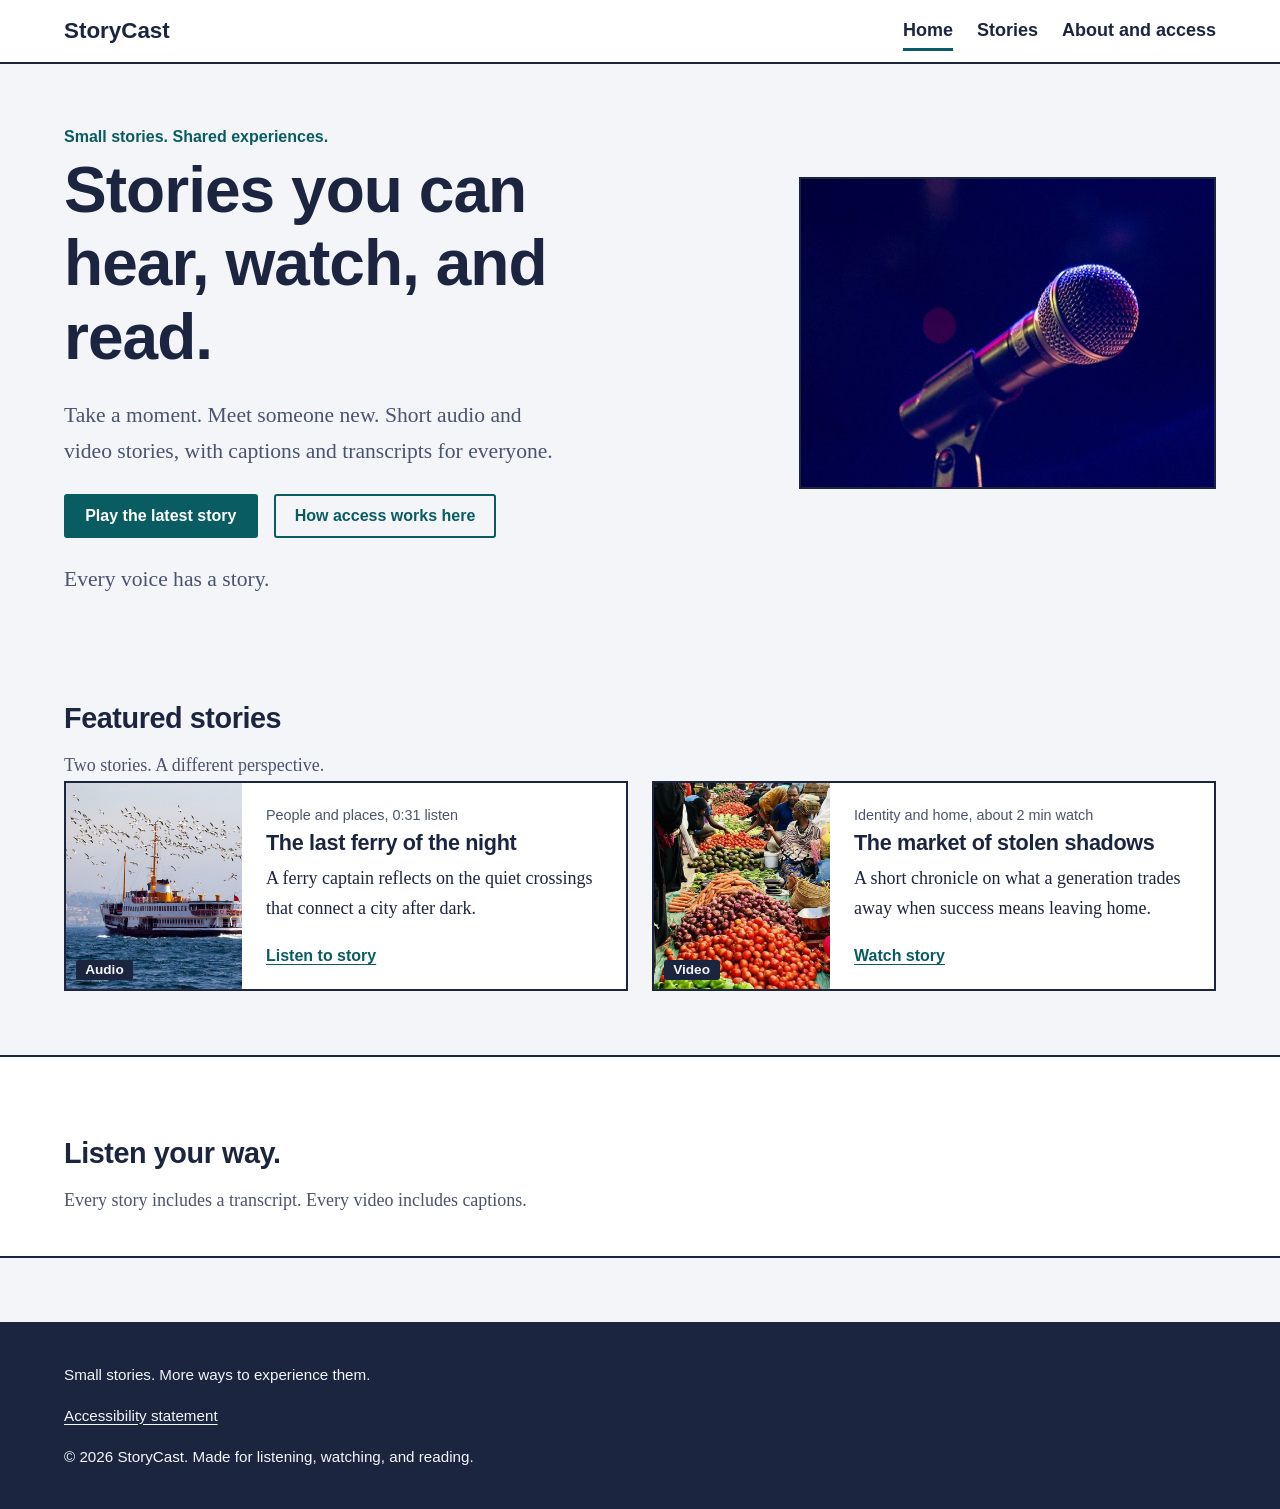
<file: index.html>
<!DOCTYPE html>
<html lang="en">
<head>
  <meta charset="utf-8">
  <meta name="viewport" content="width=device-width, initial-scale=1">
  <title>StoryCast: stories you can hear, watch and read</title>
  <meta name="description" content="Short audio and video stories, each with captions and a full transcript.">
  <link rel="stylesheet" href="css/main.css">
</head>
<body>
  <a class="skip-link" href="#main">Skip to main content</a>
  <header class="site-header">
    <div class="wrap site-header__inner">
      <a class="site-header__brand" href="index.html">StoryCast</a>
      <nav class="nav" aria-label="Main">
        <ul class="nav__list">
          <li><a class="nav__link" href="index.html" aria-current="page">Home</a></li>
          <li><a class="nav__link" href="story/ferry.html">Stories</a></li>
          <li><a class="nav__link" href="about.html">About and access</a></li>
        </ul>
      </nav>
    </div>
  </header>
  <main id="main" tabindex="-1">
    <section class="wrap hero" aria-labelledby="hero-title">
      <div class="split">
        <div>
          <p class="eyebrow">Small stories. Shared experiences.</p>
          <h1 class="hero__title" id="hero-title">Stories you can hear, watch, and read.</h1>
          <p class="hero__lede">Take a moment. Meet someone new. Short audio and video stories, with captions and transcripts for everyone.</p>
          <div class="hero__actions">
            <a class="btn" href="story/ferry.html">Play the latest story</a>
            <a class="btn btn--ghost" href="about.html">How access works here</a>
          </div>
        </div>
        <figure class="figure">
          <div class="figure__frame"><img class="figure__img figure__img--mic" src="assets/images/hero-microphone.jpg" width="720" height="1280" alt="A microphone on a stand, lit softly against a dark stage." loading="eager"></div>
        </figure>
      </div>
      <p class="hero__lede">Every voice has a story.</p>
    </section>

    <section class="wrap section" aria-labelledby="featured-title">
      <h2 id="featured-title">Featured stories</h2>
      <p class="band__text">Two stories. A different perspective.</p>
      <div class="stories">
        <div class="stories__item">
          <article class="media-card media-card--audio" aria-labelledby="card-ferry">
            <div class="media-card__media">
              <img class="media-card__img media-card__img--ferry" src="assets/images/ferry.jpg" width="800" height="800" alt="A white passenger ferry crossing open water while seagulls fly overhead." loading="lazy">
              <span class="media-card__badge">Audio</span>
            </div>
            <div class="media-card__body">
              <p class="media-card__meta">People and places, 0:31 listen</p>
              <h3 class="media-card__title" id="card-ferry"><a href="story/ferry.html">The last ferry of the night</a></h3>
              <p>A ferry captain reflects on the quiet crossings that connect a city after dark.</p>
              <p class="media-card__cta"><a href="story/ferry.html">Listen to story</a></p>
            </div>
          </article>
        </div>
        <div class="stories__item">
          <article class="media-card media-card--video" aria-labelledby="card-shadows">
            <div class="media-card__media">
              <img class="media-card__img media-card__img--market" src="assets/images/market.jpg" width="632" height="960" alt="Vegetables piled high at a busy outdoor market, with traders and shoppers." loading="lazy">
              <span class="media-card__badge">Video</span>
            </div>
            <div class="media-card__body">
              <p class="media-card__meta">Identity and home, about 2 min watch</p>
              <h3 class="media-card__title" id="card-shadows"><a href="story/shadows.html">The market of stolen shadows</a></h3>
              <p>A short chronicle on what a generation trades away when success means leaving home.</p>
              <p class="media-card__cta"><a href="story/shadows.html">Watch story</a></p>
            </div>
          </article>
        </div>
      </div>
    </section>

    <section class="band" aria-labelledby="listen-title">
      <div class="wrap">
        <h2 id="listen-title">Listen your way.</h2>
        <p class="band__text">Every story includes a transcript. Every video includes captions.</p>
      </div>
    </section>
  </main>
  <footer class="site-footer">
    <div class="wrap">
      <p>Small stories. More ways to experience them.</p>
      <p><a href="about.html">Accessibility statement</a></p>
      <p>&copy; 2026 StoryCast. Made for listening, watching, and reading.</p>
    </div>
  </footer>

</body>
</html>
</file>
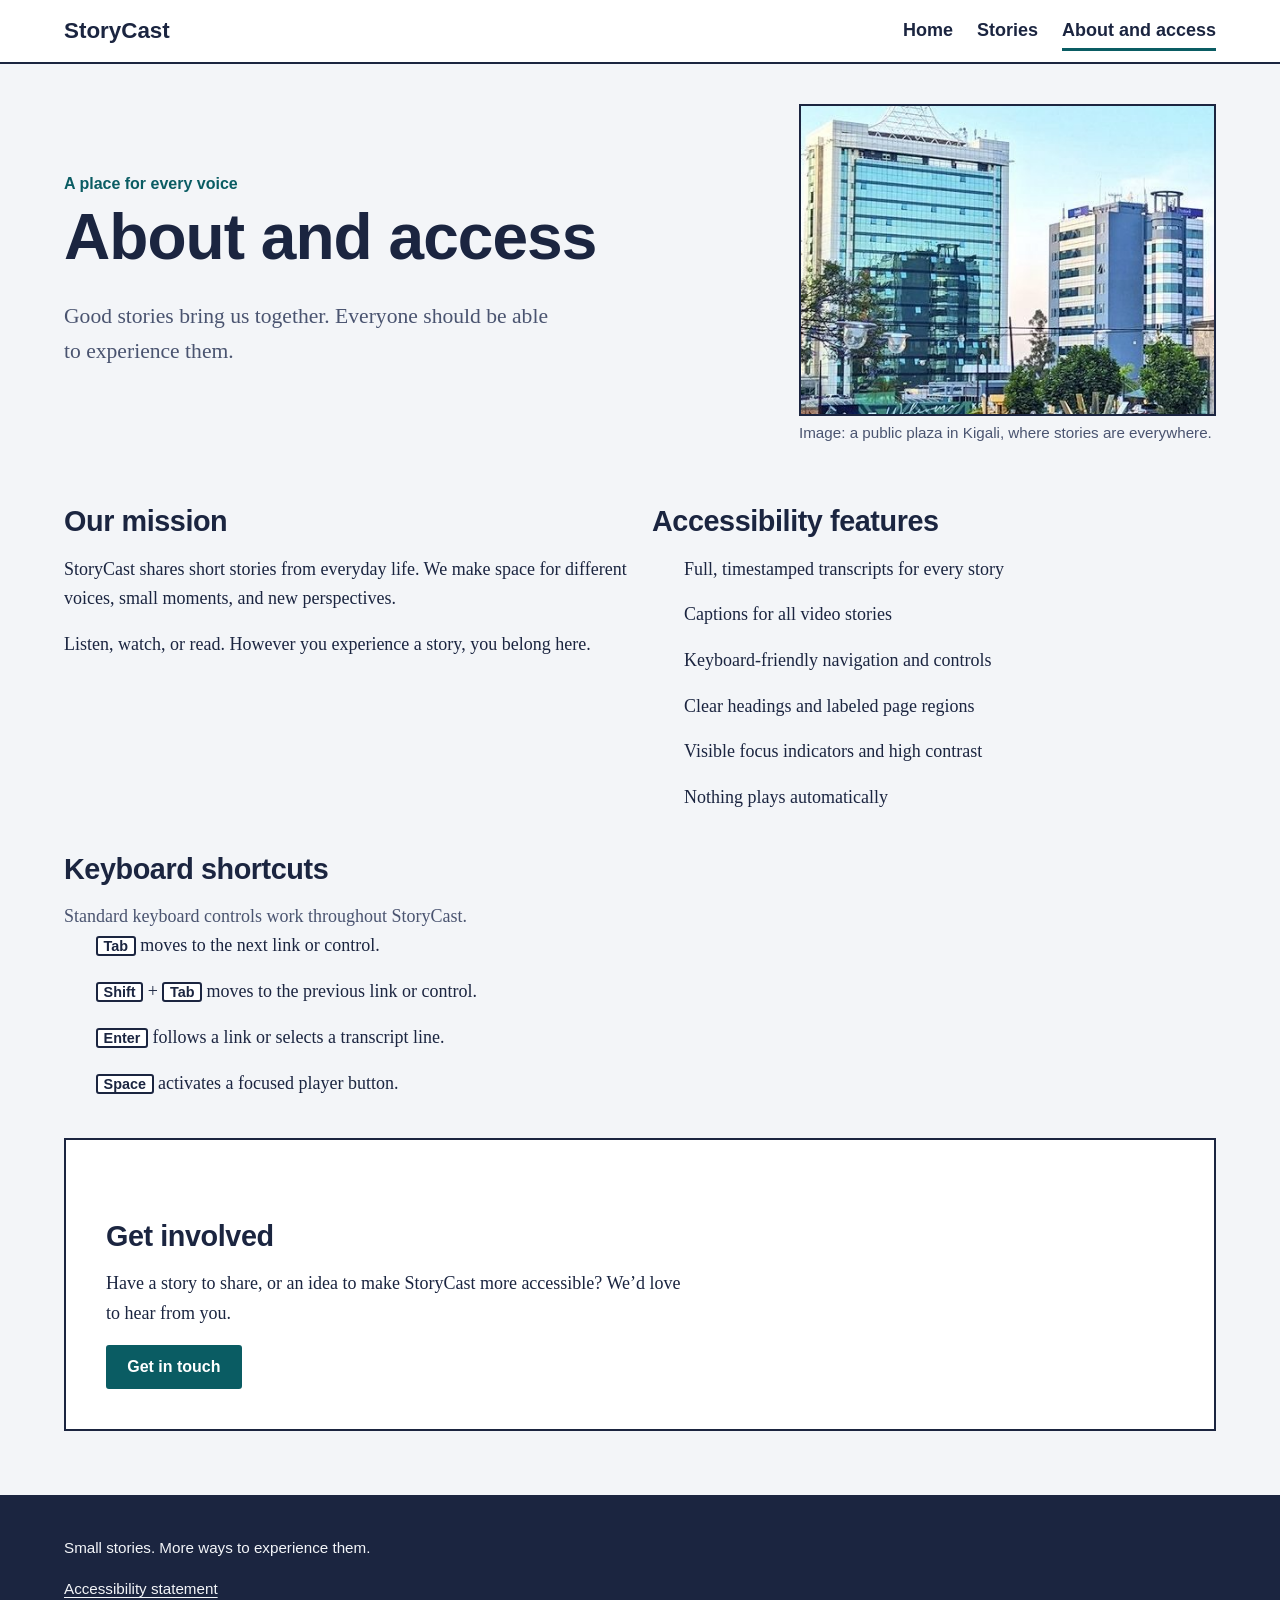
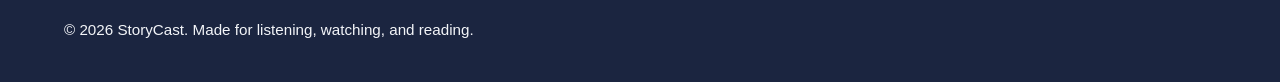
<file: about.html>
<!DOCTYPE html>
<html lang="en">
<head>
  <meta charset="utf-8">
  <meta name="viewport" content="width=device-width, initial-scale=1">
  <title>About and access | StoryCast</title>
  <meta name="description" content="Why StoryCast exists and how its accessibility features work.">
  <link rel="stylesheet" href="css/main.css">
</head>
<body>
  <a class="skip-link" href="#main">Skip to main content</a>
  <header class="site-header">
    <div class="wrap site-header__inner">
      <a class="site-header__brand" href="index.html">StoryCast</a>
      <nav class="nav" aria-label="Main">
        <ul class="nav__list">
          <li><a class="nav__link" href="index.html">Home</a></li>
          <li><a class="nav__link" href="story/ferry.html">Stories</a></li>
          <li><a class="nav__link" href="about.html" aria-current="page">About and access</a></li>
        </ul>
      </nav>
    </div>
  </header>
  <main id="main" tabindex="-1" class="wrap">
    <header class="story-head">
      <div class="split">
        <div>
          <p class="eyebrow">A place for every voice</p>
          <h1>About and access</h1>
          <p class="hero__lede">Good stories bring us together. Everyone should be able to experience them.</p>
        </div>
        <figure class="figure">
          <div class="figure__frame"><img class="figure__img figure__img--plaza" src="assets/images/plaza.jpg" width="461" height="819" alt="People walking through a sunny city plaza in Kigali, with tall office buildings behind." loading="eager"></div>
          <figcaption class="figure__caption">Image: a public plaza in Kigali, where stories are everywhere.</figcaption>
        </figure>
      </div>
    </header>
    <div class="two-col">
      <section aria-labelledby="mission">
        <h2 id="mission">Our mission</h2>
        <p>StoryCast shares short stories from everyday life. We make space for different voices, small moments, and new perspectives.</p>
        <p>Listen, watch, or read. However you experience a story, you belong here.</p>
      </section>
      <section aria-labelledby="features">
        <h2 id="features">Accessibility features</h2>
        <ul class="access-list">
          <li>Full, timestamped transcripts for every story</li>
          <li>Captions for all video stories</li>
          <li>Keyboard-friendly navigation and controls</li>
          <li>Clear headings and labeled page regions</li>
          <li>Visible focus indicators and high contrast</li>
          <li>Nothing plays automatically</li>
        </ul>
      </section>
    </div>
    <section aria-labelledby="keys">
      <h2 id="keys">Keyboard shortcuts</h2>
      <p class="band__text">Standard keyboard controls work throughout StoryCast.</p>
      <ul class="access-list">
        <li><span class="kbd">Tab</span> moves to the next link or control.</li>
        <li><span class="kbd">Shift</span> + <span class="kbd">Tab</span> moves to the previous link or control.</li>
        <li><span class="kbd">Enter</span> follows a link or selects a transcript line.</li>
        <li><span class="kbd">Space</span> activates a focused player button.</li>
      </ul>
    </section>
    <section class="get-involved" aria-labelledby="engage">
      <h2 id="engage">Get involved</h2>
      <p>Have a story to share, or an idea to make StoryCast more accessible? We’d love to hear from you.</p>
      <p><a class="btn" href="mailto:hello@storycast.example">Get in touch</a></p>
    </section>
  </main>
  <footer class="site-footer">
    <div class="wrap">
      <p>Small stories. More ways to experience them.</p>
      <p><a href="about.html">Accessibility statement</a></p>
      <p>&copy; 2026 StoryCast. Made for listening, watching, and reading.</p>
    </div>
  </footer>

</body>
</html>
</file>
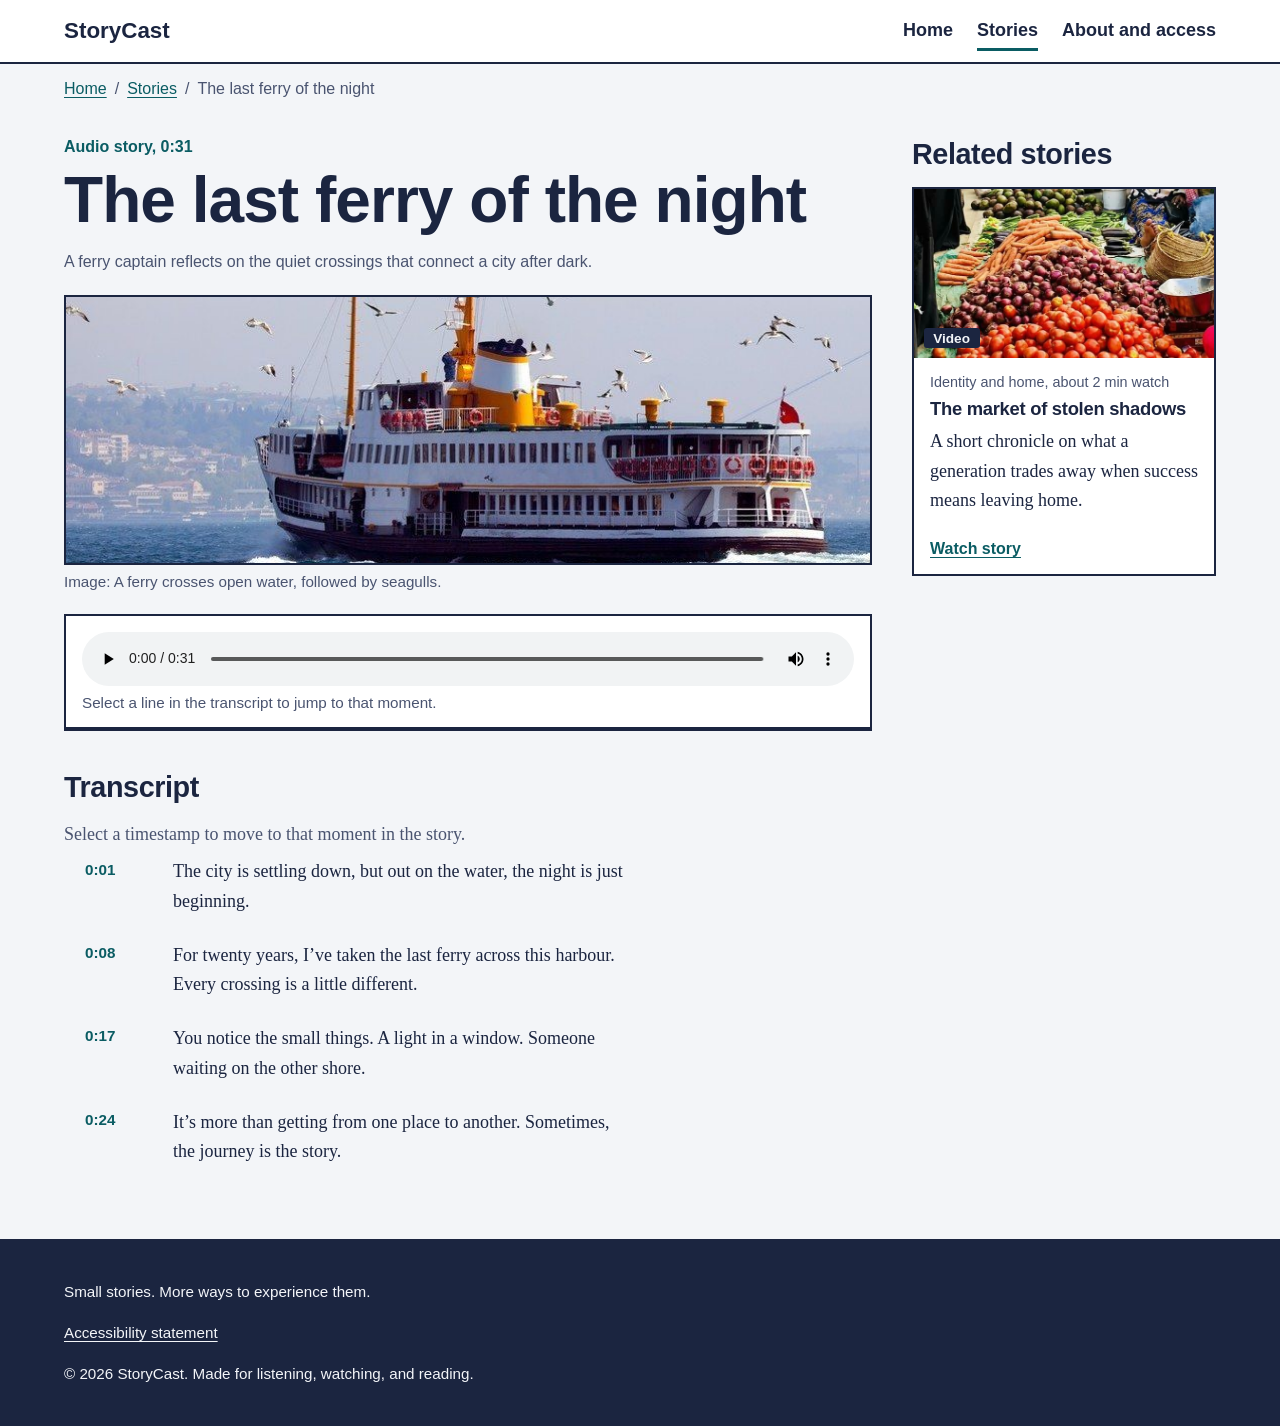
<file: story/ferry.html>
<!DOCTYPE html>
<html lang="en">
<head>
  <meta charset="utf-8">
  <meta name="viewport" content="width=device-width, initial-scale=1">
  <title>The last ferry of the night | StoryCast</title>
  <meta name="description" content="A ferry captain reflects on the quiet crossings that connect a city after dark.">
  <link rel="stylesheet" href="../css/main.css">
</head>
<body>
  <a class="skip-link" href="#main">Skip to main content</a>
  <header class="site-header">
    <div class="wrap site-header__inner">
      <a class="site-header__brand" href="../index.html">StoryCast</a>
      <nav class="nav" aria-label="Main">
        <ul class="nav__list">
          <li><a class="nav__link" href="../index.html">Home</a></li>
          <li><a class="nav__link" href="../story/ferry.html" aria-current="page">Stories</a></li>
          <li><a class="nav__link" href="../about.html">About and access</a></li>
        </ul>
      </nav>
    </div>
  </header>
  <main id="main" tabindex="-1" class="wrap">
    <nav aria-label="Breadcrumb" class="story-head__meta"><ol class="breadcrumb"><li><a href="../index.html">Home</a></li><li><a href="ferry.html">Stories</a></li><li aria-current="page">The last ferry of the night</li></ol></nav>
    <div class="story-layout">
      <article aria-labelledby="story-title">
        <header class="story-head">
          <p class="eyebrow">Audio story, 0:31</p>
          <h1 id="story-title">The last ferry of the night</h1>
          <p class="story-head__meta">A ferry captain reflects on the quiet crossings that connect a city after dark.</p>
        </header>
        <figure class="figure figure--wide">
          <div class="figure__frame"><img class="figure__img figure__img--ferry" src="../assets/images/ferry.jpg" width="800" height="800" alt="A white passenger ferry crossing open water while seagulls fly overhead." loading="eager"></div>
          <figcaption class="figure__caption">Image: A ferry crosses open water, followed by seagulls.</figcaption>
        </figure>
        <figure class="player">
          <audio controls data-media preload="metadata" aria-label="The last ferry of the night, audio"><source src="../assets/audio/ferry.mp3" type="audio/mpeg"><p>Your browser can’t play audio. <a href="../assets/audio/ferry.mp3">Download the file</a> or read the transcript below.</p></audio>
          <figcaption class="player__caption">Select a line in the transcript to jump to that moment.</figcaption>
        </figure>
        <section class="transcript" aria-labelledby="tr-title">
          <h2 id="tr-title">Transcript</h2>
          <p class="band__text">Select a timestamp to move to that moment in the story.</p>

          <ol class="transcript__list">
            <li><button class="cue" type="button" data-t="1"><span class="cue__time">0:01</span><span>The city is settling down, but out on the water, the night is just beginning.</span></button></li>
            <li><button class="cue" type="button" data-t="8"><span class="cue__time">0:08</span><span>For twenty years, I’ve taken the last ferry across this harbour. Every crossing is a little different.</span></button></li>
            <li><button class="cue" type="button" data-t="17"><span class="cue__time">0:17</span><span>You notice the small things. A light in a window. Someone waiting on the other shore.</span></button></li>
            <li><button class="cue" type="button" data-t="24"><span class="cue__time">0:24</span><span>It’s more than getting from one place to another. Sometimes, the journey is the story.</span></button></li>
          </ol>
        </section>
      </article>
      <aside aria-labelledby="rel-title">
        <h2 id="rel-title">Related stories</h2>
        <div class="related-list">
        <div class="stories__item">
          <article class="media-card media-card--video" aria-labelledby="card-related">
            <div class="media-card__media">
              <img class="media-card__img media-card__img--market" src="../assets/images/market.jpg" width="632" height="960" alt="Vegetables piled high at a busy outdoor market, with traders and shoppers." loading="lazy">
              <span class="media-card__badge">Video</span>
            </div>
            <div class="media-card__body">
              <p class="media-card__meta">Identity and home, about 2 min watch</p>
              <h3 class="media-card__title" id="card-related"><a href="shadows.html">The market of stolen shadows</a></h3>
              <p>A short chronicle on what a generation trades away when success means leaving home.</p>
              <p class="media-card__cta"><a href="shadows.html">Watch story</a></p>
            </div>
          </article>
        </div>
        </div>
      </aside>
    </div>
  </main>
  <footer class="site-footer">
    <div class="wrap">
      <p>Small stories. More ways to experience them.</p>
      <p><a href="../about.html">Accessibility statement</a></p>
      <p>&copy; 2026 StoryCast. Made for listening, watching, and reading.</p>
    </div>
  </footer>
  <script src="../js/transcript.js"></script>
</body>
</html>
</file>
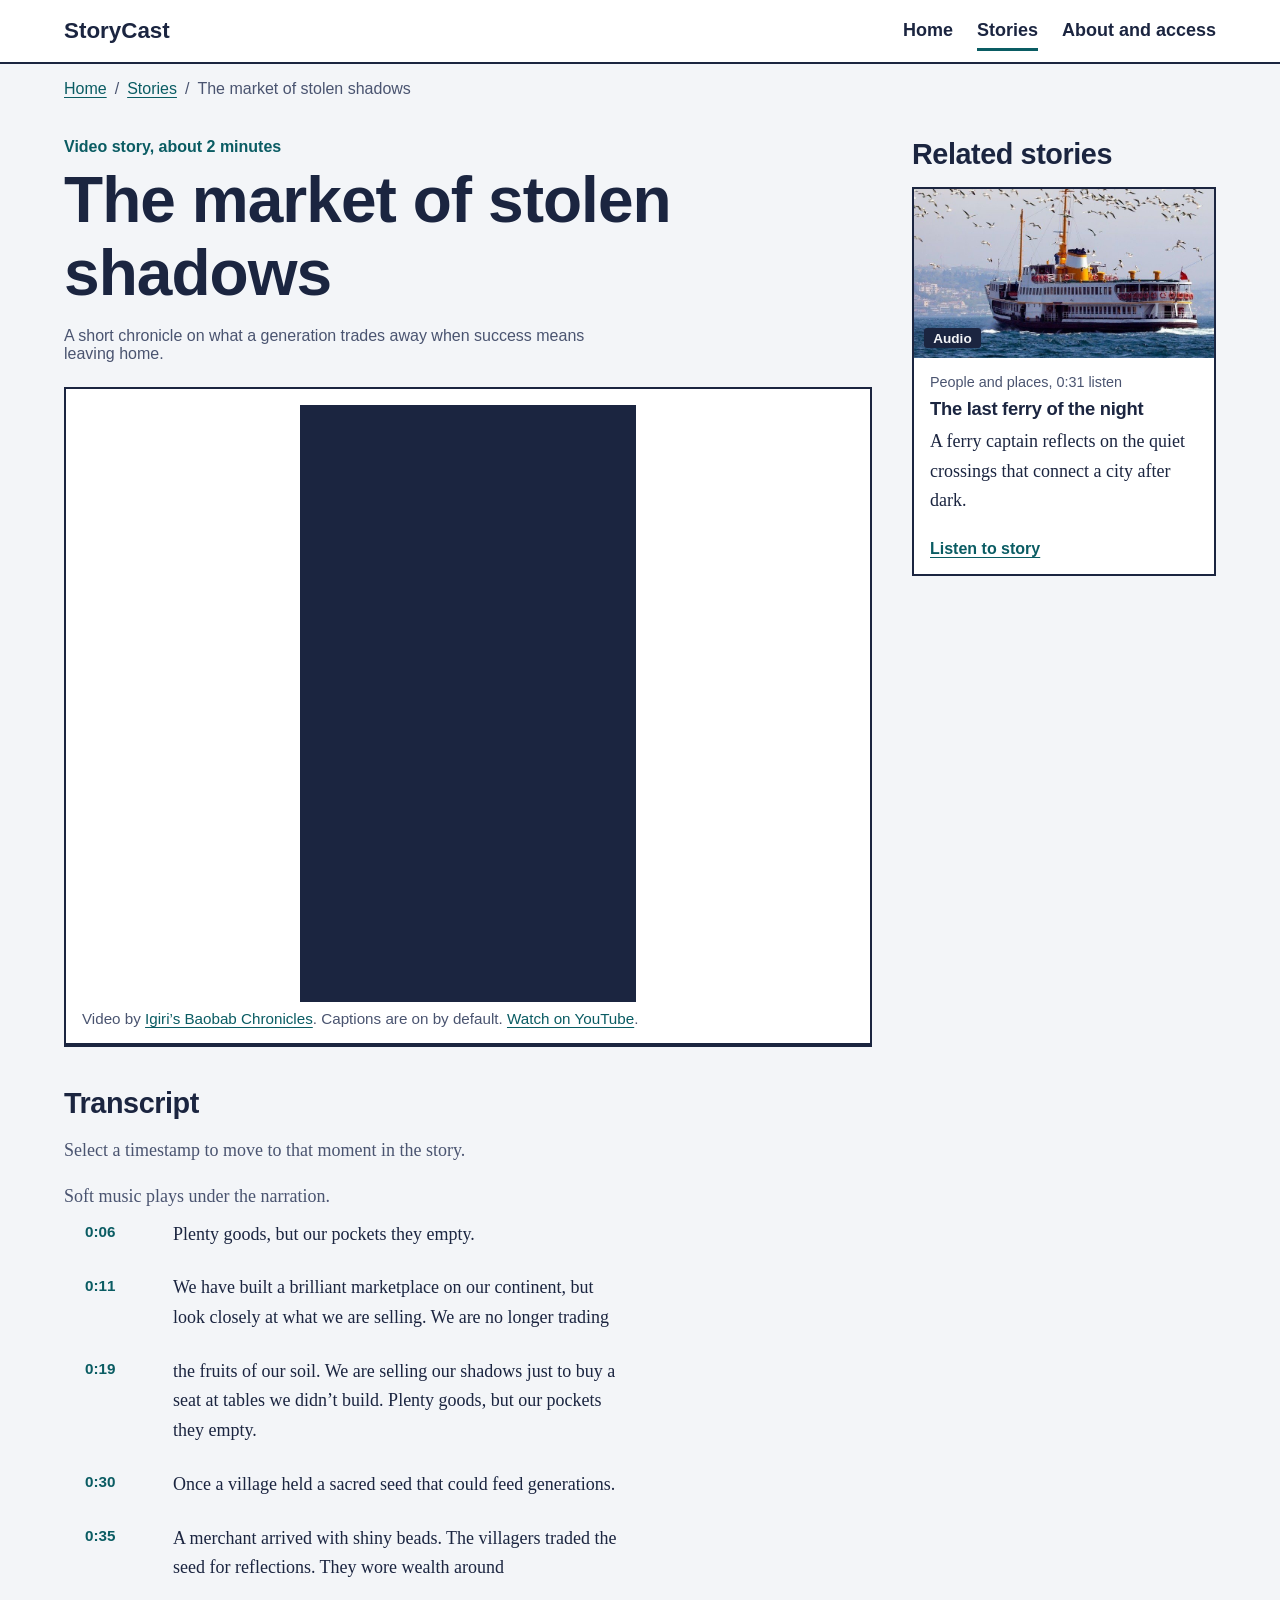
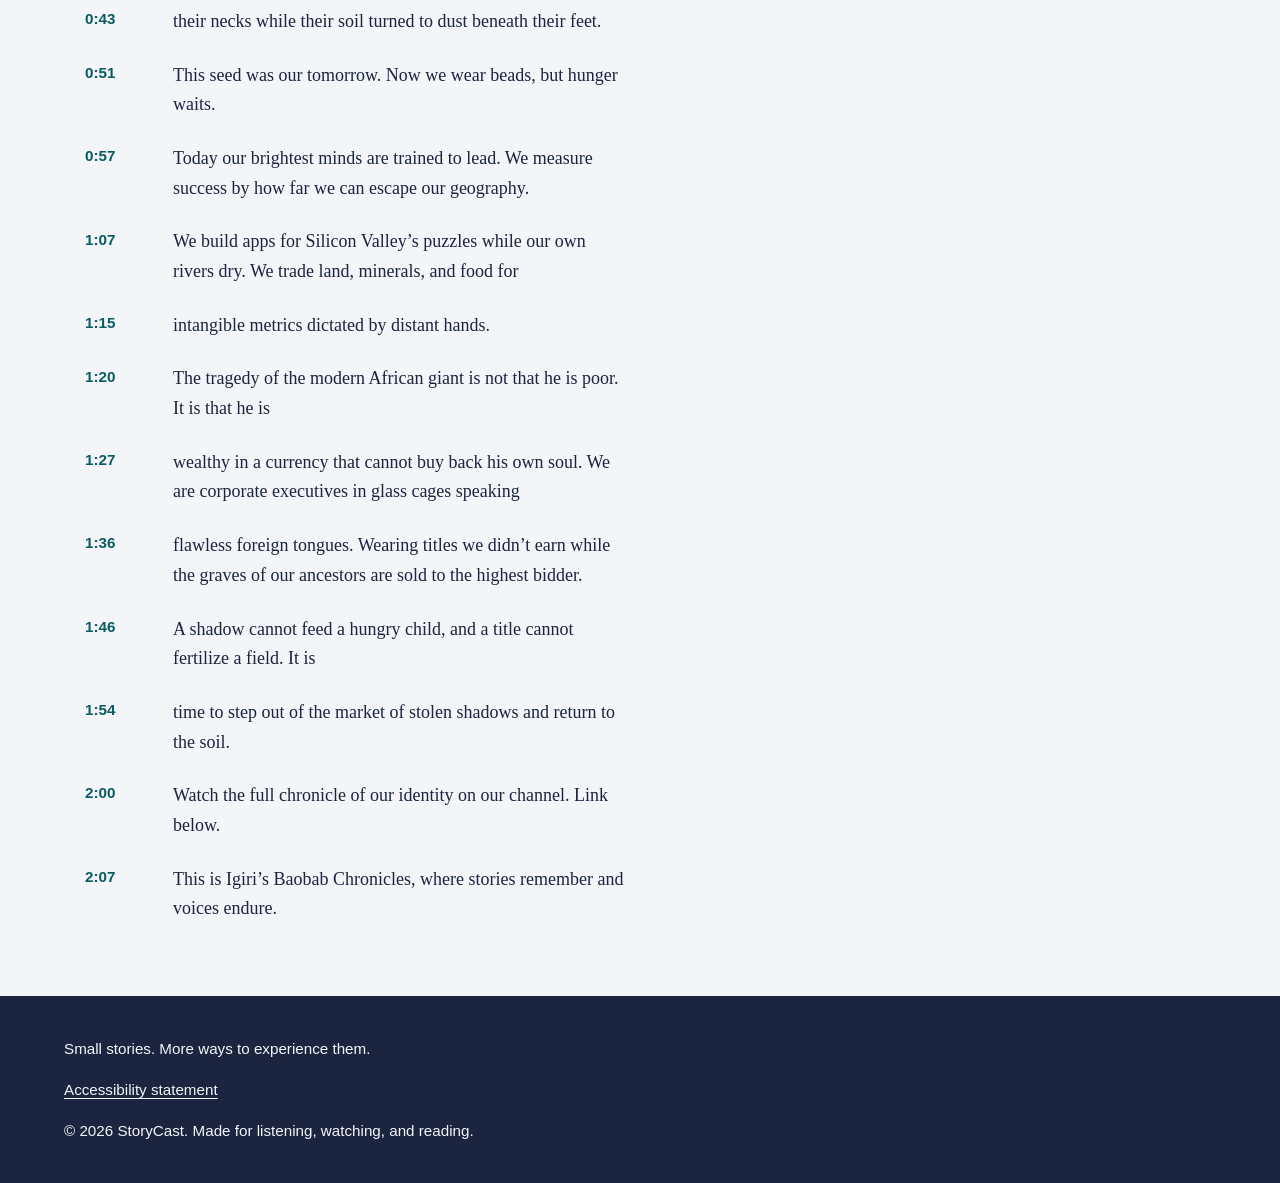
<file: story/shadows.html>
<!DOCTYPE html>
<html lang="en">
<head>
  <meta charset="utf-8">
  <meta name="viewport" content="width=device-width, initial-scale=1">
  <title>The market of stolen shadows | StoryCast</title>
  <meta name="description" content="A short chronicle on what a generation trades away when success means leaving home.">
  <link rel="stylesheet" href="../css/main.css">
</head>
<body>
  <a class="skip-link" href="#main">Skip to main content</a>
  <header class="site-header">
    <div class="wrap site-header__inner">
      <a class="site-header__brand" href="../index.html">StoryCast</a>
      <nav class="nav" aria-label="Main">
        <ul class="nav__list">
          <li><a class="nav__link" href="../index.html">Home</a></li>
          <li><a class="nav__link" href="../story/ferry.html" aria-current="page">Stories</a></li>
          <li><a class="nav__link" href="../about.html">About and access</a></li>
        </ul>
      </nav>
    </div>
  </header>
  <main id="main" tabindex="-1" class="wrap">
    <nav aria-label="Breadcrumb" class="story-head__meta"><ol class="breadcrumb"><li><a href="../index.html">Home</a></li><li><a href="ferry.html">Stories</a></li><li aria-current="page">The market of stolen shadows</li></ol></nav>
    <div class="story-layout">
      <article aria-labelledby="story-title">
        <header class="story-head">
          <p class="eyebrow">Video story, about 2 minutes</p>
          <h1 id="story-title">The market of stolen shadows</h1>
          <p class="story-head__meta">A short chronicle on what a generation trades away when success means leaving home.</p>
        </header>

        <figure class="player player--embed">
          <div class="player__embed"><iframe data-youtube id="yt-player" src="https://www.youtube-nocookie.com/embed/Ll-zL4rjLCc?enablejsapi=1&amp;rel=0&amp;cc_load_policy=1&amp;playsinline=1" title="Video: The Market of Stolen Shadows, by Igiri’s Baobab Chronicles" allow="accelerometer; encrypted-media; gyroscope; picture-in-picture; web-share" referrerpolicy="strict-origin-when-cross-origin" allowfullscreen loading="lazy"></iframe></div>
          <figcaption class="player__caption">Video by <a href="https://www.youtube.com/@IGIRISBAOBABCHRONICLES">Igiri’s Baobab Chronicles</a>. Captions are on by default. <a href="https://www.youtube.com/watch?v=Ll-zL4rjLCc">Watch on YouTube</a>.</figcaption>
        </figure>
        <section class="transcript" aria-labelledby="tr-title">
          <h2 id="tr-title">Transcript</h2>
          <p class="band__text">Select a timestamp to move to that moment in the story.</p>
          <p class="band__text">Soft music plays under the narration.</p>
          <ol class="transcript__list">
            <li><button class="cue" type="button" data-t="6"><span class="cue__time">0:06</span><span>Plenty goods, but our pockets they empty.</span></button></li>
            <li><button class="cue" type="button" data-t="11"><span class="cue__time">0:11</span><span>We have built a brilliant marketplace on our continent, but look closely at what we are selling. We are no longer trading</span></button></li>
            <li><button class="cue" type="button" data-t="19"><span class="cue__time">0:19</span><span>the fruits of our soil. We are selling our shadows just to buy a seat at tables we didn’t build. Plenty goods, but our pockets they empty.</span></button></li>
            <li><button class="cue" type="button" data-t="30"><span class="cue__time">0:30</span><span>Once a village held a sacred seed that could feed generations.</span></button></li>
            <li><button class="cue" type="button" data-t="35"><span class="cue__time">0:35</span><span>A merchant arrived with shiny beads. The villagers traded the seed for reflections. They wore wealth around</span></button></li>
            <li><button class="cue" type="button" data-t="43"><span class="cue__time">0:43</span><span>their necks while their soil turned to dust beneath their feet.</span></button></li>
            <li><button class="cue" type="button" data-t="51"><span class="cue__time">0:51</span><span>This seed was our tomorrow. Now we wear beads, but hunger waits.</span></button></li>
            <li><button class="cue" type="button" data-t="57"><span class="cue__time">0:57</span><span>Today our brightest minds are trained to lead. We measure success by how far we can escape our geography.</span></button></li>
            <li><button class="cue" type="button" data-t="67"><span class="cue__time">1:07</span><span>We build apps for Silicon Valley’s puzzles while our own rivers dry. We trade land, minerals, and food for</span></button></li>
            <li><button class="cue" type="button" data-t="75"><span class="cue__time">1:15</span><span>intangible metrics dictated by distant hands.</span></button></li>
            <li><button class="cue" type="button" data-t="80"><span class="cue__time">1:20</span><span>The tragedy of the modern African giant is not that he is poor. It is that he is</span></button></li>
            <li><button class="cue" type="button" data-t="87"><span class="cue__time">1:27</span><span>wealthy in a currency that cannot buy back his own soul. We are corporate executives in glass cages speaking</span></button></li>
            <li><button class="cue" type="button" data-t="96"><span class="cue__time">1:36</span><span>flawless foreign tongues. Wearing titles we didn’t earn while the graves of our ancestors are sold to the highest bidder.</span></button></li>
            <li><button class="cue" type="button" data-t="106"><span class="cue__time">1:46</span><span>A shadow cannot feed a hungry child, and a title cannot fertilize a field. It is</span></button></li>
            <li><button class="cue" type="button" data-t="114"><span class="cue__time">1:54</span><span>time to step out of the market of stolen shadows and return to the soil.</span></button></li>
            <li><button class="cue" type="button" data-t="120"><span class="cue__time">2:00</span><span>Watch the full chronicle of our identity on our channel. Link below.</span></button></li>
            <li><button class="cue" type="button" data-t="127"><span class="cue__time">2:07</span><span>This is Igiri’s Baobab Chronicles, where stories remember and voices endure.</span></button></li>
          </ol>
        </section>
      </article>
      <aside aria-labelledby="rel-title">
        <h2 id="rel-title">Related stories</h2>
        <div class="related-list">
        <div class="stories__item">
          <article class="media-card media-card--audio" aria-labelledby="card-related">
            <div class="media-card__media">
              <img class="media-card__img media-card__img--ferry" src="../assets/images/ferry.jpg" width="800" height="800" alt="A white passenger ferry crossing open water while seagulls fly overhead." loading="lazy">
              <span class="media-card__badge">Audio</span>
            </div>
            <div class="media-card__body">
              <p class="media-card__meta">People and places, 0:31 listen</p>
              <h3 class="media-card__title" id="card-related"><a href="ferry.html">The last ferry of the night</a></h3>
              <p>A ferry captain reflects on the quiet crossings that connect a city after dark.</p>
              <p class="media-card__cta"><a href="ferry.html">Listen to story</a></p>
            </div>
          </article>
        </div>
        </div>
      </aside>
    </div>
  </main>
  <footer class="site-footer">
    <div class="wrap">
      <p>Small stories. More ways to experience them.</p>
      <p><a href="../about.html">Accessibility statement</a></p>
      <p>&copy; 2026 StoryCast. Made for listening, watching, and reading.</p>
    </div>
  </footer>
  <script src="../js/transcript.js"></script>
</body>
</html>
</file>
<file: css/main.css>
@layer reset, base, layout, components, utilities;
@layer reset {
  *, *::before, *::after {
    box-sizing: border-box;
  }
  * {
    margin: 0;
  }
  img, video, audio {
    display: block;
    max-width: 100%;
  }
  button {
    font: inherit;
    color: inherit;
  }
  ul[class], ol[class] {
    list-style: none;
    padding: 0;
  }
}
@layer base {
  :root {
    --ink: #1b2540;
    --muted: #4a5470;
    --paper: #f3f5f8;
    --surface: #ffffff;
    --teal: #0a5c63;
    --signal: #f2b705;
    --line: #c9d0dc;
  }
  html {
    scroll-padding-top: 5rem;
  }
  body {
    font: 1.125rem/1.65 Iowan Old Style, Palatino Linotype, Palatino, Georgia, serif;
    color: var(--ink);
    background: var(--paper);
    min-height: 100vh;
    display: flex;
    flex-direction: column;
  }
  main {
    flex: 1;
  }
  h1, h2, h3 {
    font-family: "Segoe UI", "Helvetica Neue", Arial, sans-serif;
    line-height: 1.15;
    letter-spacing: -0.015em;
  }
  h1 {
    font-size: clamp(2.2rem, 1.4rem + 3.6vw, 4rem);
    font-weight: 800;
  }
  h2 {
    font-size: 1.8rem;
    font-weight: 700;
    margin-block: 2.5rem 1rem;
  }
  h3 {
    font-size: 1.35rem;
    font-weight: 700;
  }
  p + p {
    margin-top: 1rem;
  }
  p, li {
    max-width: 64ch;
  }
  a {
    color: var(--teal);
    text-underline-offset: 0.2em;
  }
  a:hover {
    color: #073f44;
    text-decoration-thickness: 2px;
  }
  :focus-visible {
    outline: 3px solid var(--ink);
    outline-offset: 3px;
    box-shadow: 0 0 0 6px var(--signal);
  }
  .skip-link {
    position: absolute;
    left: 1rem;
    top: -4rem;
    z-index: 10;
    background: var(--ink);
    color: var(--paper);
    padding: 0.5rem 1rem;
    font-family: "Segoe UI", "Helvetica Neue", Arial, sans-serif;
  }
  .skip-link:focus {
    top: 1rem;
  }
  @media (prefers-reduced-motion: reduce) {
    * {
      animation: none !important;
      transition: none !important;
      scroll-behavior: auto !important;
    }
  }
}
@layer layout {
  .wrap {
    width: min(100% - 2rem, 72rem);
    margin-inline: auto;
  }
  .site-header {
    background: var(--surface);
    border-bottom: 2px solid var(--ink);
  }
  .site-header__inner {
    display: flex;
    flex-wrap: wrap;
    align-items: center;
    justify-content: space-between;
    gap: 1rem;
    padding-block: 1rem;
  }
  .site-header__brand {
    font: 800 1.4rem "Segoe UI", "Helvetica Neue", Arial, sans-serif;
    color: var(--ink);
    text-decoration: none;
  }
  .site-footer {
    background: var(--ink);
    color: var(--paper);
    padding-block: 2.5rem;
    margin-top: 4rem;
    font-family: "Segoe UI", "Helvetica Neue", Arial, sans-serif;
    font-size: 0.95rem;
  }
  .site-footer a {
    color: var(--paper);
  }
  .section {
    padding-block: 1.5rem;
  }
  .stories {
    display: grid;
    gap: 1.5rem;
    grid-template-columns: repeat(auto-fit, minmax(min(100%, 22rem), 1fr));
  }
  .stories__item {
    container-type: inline-size;
    container-name: story-slot;
  }
  .story-layout {
    display: grid;
    gap: 2.5rem;
  }
  @media (min-width: 60rem) {
    .story-layout {
      grid-template-columns: minmax(0, 1fr) 19rem;
      align-items: start;
    }
  }
  .two-col {
    display: grid;
    gap: 1.5rem;
  }
  @media (min-width: 60rem) {
    .two-col {
      grid-template-columns: 1fr 1fr;
    }
  }
}
@layer layout {
  .split {
    display: grid;
    gap: 2.5rem;
    align-items: center;
  }
  @media (min-width: 60rem) {
    .split {
      grid-template-columns: minmax(0, 1.25fr) minmax(0, 0.75fr);
    }
  }
  .eyebrow {
    font: 700 1rem "Segoe UI", "Helvetica Neue", Arial, sans-serif;
    color: var(--teal);
    margin-bottom: 0.5rem;
  }
  .related-list {
    display: grid;
    gap: 1rem;
  }
}
@layer components {
  .nav__list {
    display: flex;
    flex-wrap: wrap;
    gap: 0.5rem 1.5rem;
    font-family: "Segoe UI", "Helvetica Neue", Arial, sans-serif;
    font-weight: 600;
  }
  .nav__link {
    color: var(--ink);
    text-decoration: none;
    padding-block: 0.5rem;
    border-bottom: 3px solid transparent;
  }
  .nav__link:hover {
    border-color: var(--line);
    color: var(--ink);
  }
  .nav__link[aria-current=page] {
    border-color: var(--teal);
  }
}
@layer components {
  .hero {
    padding-block: 4rem 2.5rem;
  }
  .hero__title {
    max-width: 16ch;
  }
  .hero__lede {
    font-size: 1.35rem;
    margin-top: 1.5rem;
    max-width: 46ch;
    color: var(--muted);
  }
  .hero__actions {
    display: flex;
    flex-wrap: wrap;
    gap: 1rem;
    margin-top: 1.5rem;
  }
  .btn {
    display: inline-block;
    font: 700 1rem "Segoe UI", "Helvetica Neue", Arial, sans-serif;
    padding: 0.7rem 1.2rem;
    background: var(--teal);
    color: #fff;
    border: 2px solid var(--teal);
    text-decoration: none;
    border-radius: 3px;
    cursor: pointer;
  }
  .btn:hover {
    background: #073f44;
    color: #fff;
  }
  .btn--ghost {
    background: transparent;
    color: var(--teal);
  }
  .btn--ghost:hover {
    background: var(--teal);
  }
}
@layer components {
  .media-card {
    display: grid;
    background: var(--surface);
    border: 2px solid var(--ink);
    height: 100%;
    overflow: hidden;
  }
  .media-card__media {
    position: relative;
    aspect-ratio: 16/9;
    background: var(--ink);
  }
  .media-card__img {
    position: absolute;
    inset: 0;
    width: 100%;
    height: 100%;
    object-fit: cover;
  }
  .media-card__img--ferry {
    object-position: 50% 62%;
  }
  .media-card__img--market {
    object-position: 50% 68%;
  }
  .media-card__badge {
    position: absolute;
    left: 0.6rem;
    bottom: 0.6rem;
    background: var(--ink);
    color: var(--paper);
    font: 700 0.85rem "Segoe UI", "Helvetica Neue", Arial, sans-serif;
    padding: 0.15rem 0.6rem;
    border-radius: 3px;
  }
  .media-card__body {
    display: grid;
    gap: 0.5rem;
    align-content: start;
    padding: 1.5rem;
  }
  .media-card__title {
    font-size: 1.35rem;
  }
  .media-card__title a {
    color: var(--ink);
    text-decoration: none;
  }
  .media-card__title a:hover {
    text-decoration: underline;
  }
  .media-card__meta {
    font: 0.9rem "Segoe UI", "Helvetica Neue", Arial, sans-serif;
    color: var(--muted);
  }
  .media-card__cta {
    font: 700 1rem "Segoe UI", "Helvetica Neue", Arial, sans-serif;
  }
  @container story-slot (min-width: 34rem) {
    .media-card {
      grid-template-columns: 11rem 1fr;
    }
    .media-card__media {
      aspect-ratio: auto;
      min-height: 100%;
    }
  }
  @container story-slot (max-width: 20rem) {
    .media-card__body {
      padding: 1rem;
    }
    .media-card__title {
      font-size: 1.15rem;
    }
  }
}
@layer components {
  .player {
    background: var(--surface);
    border: 2px solid var(--ink);
    padding: 1rem;
  }
  .player video, .player audio {
    width: 100%;
  }
  .player video {
    background: #000;
    aspect-ratio: 16/9;
  }
  .player__caption {
    font: 0.95rem "Segoe UI", "Helvetica Neue", Arial, sans-serif;
    color: var(--muted);
    margin-top: 0.5rem;
  }
  .story-head {
    padding-block: 2.5rem 1.5rem;
  }
  .story-head__meta {
    font: 1rem "Segoe UI", "Helvetica Neue", Arial, sans-serif;
    color: var(--muted);
    margin-top: 1rem;
  }
  .transcript {
    border-top: 2px solid var(--ink);
  }
  .transcript__list {
    display: grid;
    gap: 0.5rem;
  }
  .cue {
    display: grid;
    grid-template-columns: 4.5rem 1fr;
    gap: 1rem;
    width: 100%;
    text-align: left;
    background: none;
    border: 0;
    border-left: 5px solid transparent;
    padding: 0.5rem 1rem;
    cursor: pointer;
  }
  .cue:hover {
    background: var(--surface);
  }
  .cue[aria-current=true] {
    background: var(--surface);
    border-left-color: var(--signal);
  }
  .cue__time {
    font: 700 0.95rem "Segoe UI", "Helvetica Neue", Arial, sans-serif;
    color: var(--teal);
    padding-top: 0.2rem;
  }
  .related {
    display: grid;
    gap: 1rem;
  }
  .related__link {
    display: block;
    padding: 1rem;
    background: var(--surface);
    border: 2px solid var(--ink);
    color: var(--ink);
    text-decoration: none;
    font-family: "Segoe UI", "Helvetica Neue", Arial, sans-serif;
    font-weight: 700;
  }
  .related__link:hover {
    background: var(--ink);
    color: var(--paper);
  }
  .access-list {
    display: grid;
    gap: 1rem;
    padding-left: 1.5rem;
  }
  .access-list li {
    padding-left: 0.5rem;
  }
  .kbd {
    font: 700 0.9rem "Segoe UI", "Helvetica Neue", Arial, sans-serif;
    border: 2px solid var(--ink);
    border-radius: 3px;
    padding: 0 0.35rem;
    background: var(--surface);
  }
}
@layer components {
  .breadcrumb {
    display: flex;
    flex-wrap: wrap;
    gap: 0.5rem;
    padding: 0;
    margin: 0;
    list-style: none;
  }
  .breadcrumb li + li::before {
    content: "/";
    margin-right: 0.5rem;
    color: var(--muted);
  }
  .get-involved {
    margin-top: 2.5rem;
    padding: 2.5rem;
    background: var(--surface);
    border: 2px solid var(--ink);
  }
  .story-layout .figure {
    margin-bottom: 1.5rem;
  }
}
@layer components {
  .player--embed {
    padding: 1rem;
  }
  .player__embed {
    aspect-ratio: 9/16;
    width: min(100%, 21rem);
    margin-inline: auto;
    background: var(--ink);
  }
  .player__embed iframe {
    display: block;
    width: 100%;
    height: 100%;
    border: 0;
  }
}
@layer components {
  .figure {
    margin: 0;
  }
  .figure__frame {
    aspect-ratio: 4/3;
    overflow: hidden;
    border: 2px solid var(--ink);
    background: var(--ink);
  }
  .figure--wide .figure__frame {
    aspect-ratio: 3/1;
  }
  @media (max-width: 40rem) {
    .figure--wide .figure__frame {
      aspect-ratio: 16/9;
    }
  }
  .figure__img {
    width: 100%;
    height: 100%;
    object-fit: cover;
  }
  .figure__img--mic {
    object-position: 50% 48%;
  }
  .figure__img--ferry {
    object-position: 50% 62%;
  }
  .figure__img--plaza {
    object-position: 50% 40%;
  }
  .figure__caption {
    font: 0.95rem "Segoe UI", "Helvetica Neue", Arial, sans-serif;
    color: var(--muted);
    margin-top: 0.5rem;
  }
  .band {
    background: var(--surface);
    border-block: 2px solid var(--ink);
    padding-block: 2.5rem;
    margin-top: 2.5rem;
  }
  .band__text {
    color: var(--muted);
  }
}
</file>
